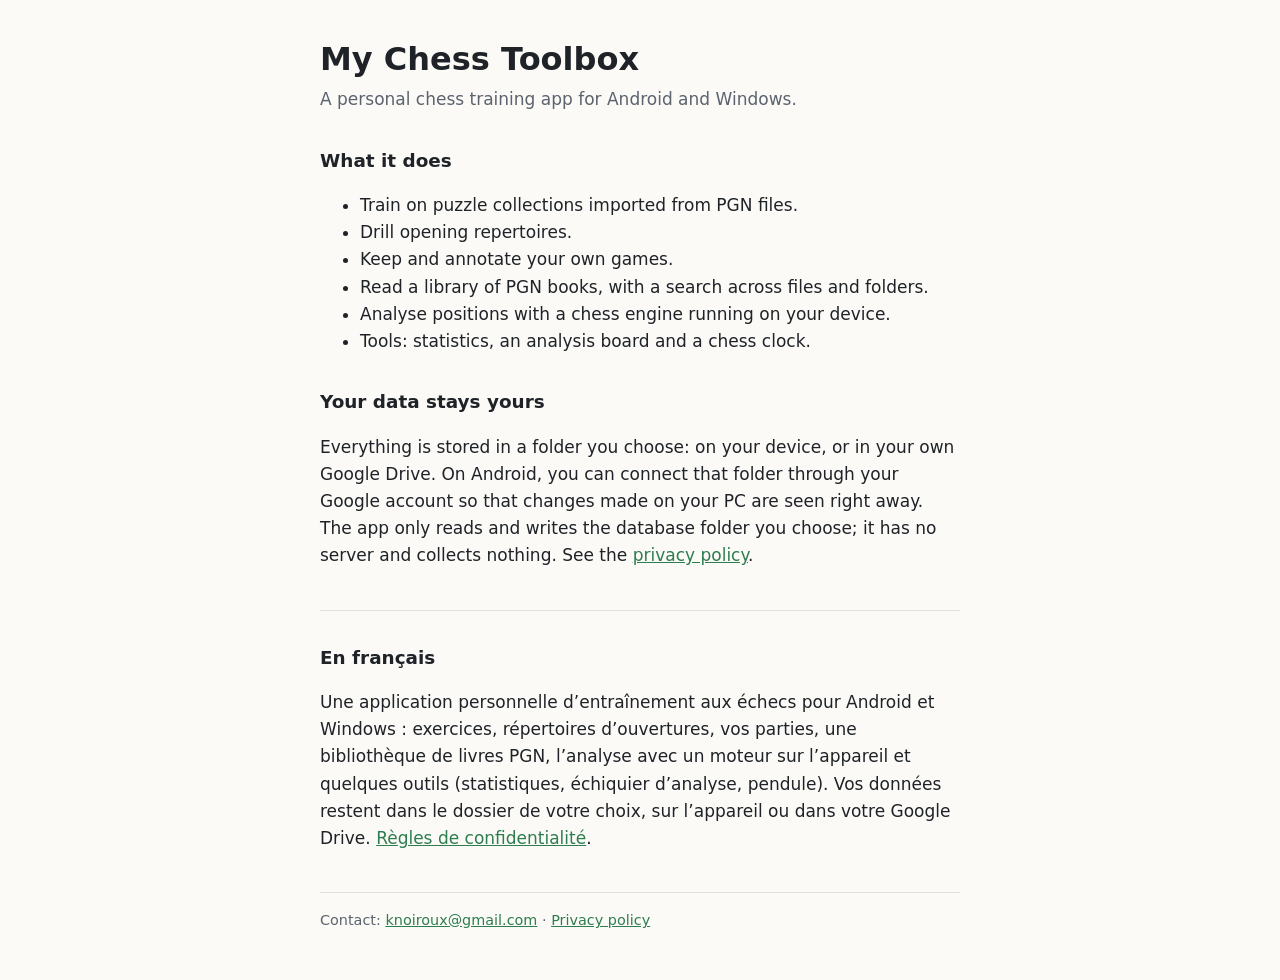
<file: index.html>
<!doctype html>
<html lang="en">
<head>
<meta charset="utf-8">
<meta name="viewport" content="width=device-width, initial-scale=1">
<title>My Chess Toolbox</title>
<link rel="stylesheet" href="style.css">
</head>
<body>
<main>
  <h1>My Chess Toolbox</h1>
  <p class="lead">A personal chess training app for Android and Windows.</p>

  <h2>What it does</h2>
  <ul>
    <li>Train on puzzle collections imported from PGN files.</li>
    <li>Drill opening repertoires.</li>
    <li>Keep and annotate your own games.</li>
    <li>Read a library of PGN books, with a search across files and folders.</li>
    <li>Analyse positions with a chess engine running on your device.</li>
    <li>Tools: statistics, an analysis board and a chess clock.</li>
  </ul>

  <h2>Your data stays yours</h2>
  <p>Everything is stored in a folder you choose: on your device, or in your own Google Drive.
     On Android, you can connect that folder through your Google account so that changes made on your PC
     are seen right away. The app only reads and writes the database folder you choose; it has no server
     and collects nothing. See the <a href="privacy.html">privacy policy</a>.</p>

  <section lang="fr">
    <h2>En français</h2>
    <p>Une application personnelle d’entraînement aux échecs pour Android et Windows : exercices, répertoires
       d’ouvertures, vos parties, une bibliothèque de livres PGN, l’analyse avec un moteur sur l’appareil et
       quelques outils (statistiques, échiquier d’analyse, pendule). Vos données restent dans le dossier de
       votre choix, sur l’appareil ou dans votre Google Drive. <a href="privacy.html#fr">Règles de confidentialité</a>.</p>
  </section>

  <footer>Contact: <a href="mailto:knoiroux@gmail.com">knoiroux@gmail.com</a> · <a href="privacy.html">Privacy policy</a></footer>
</main>
</body>
</html>
</file>
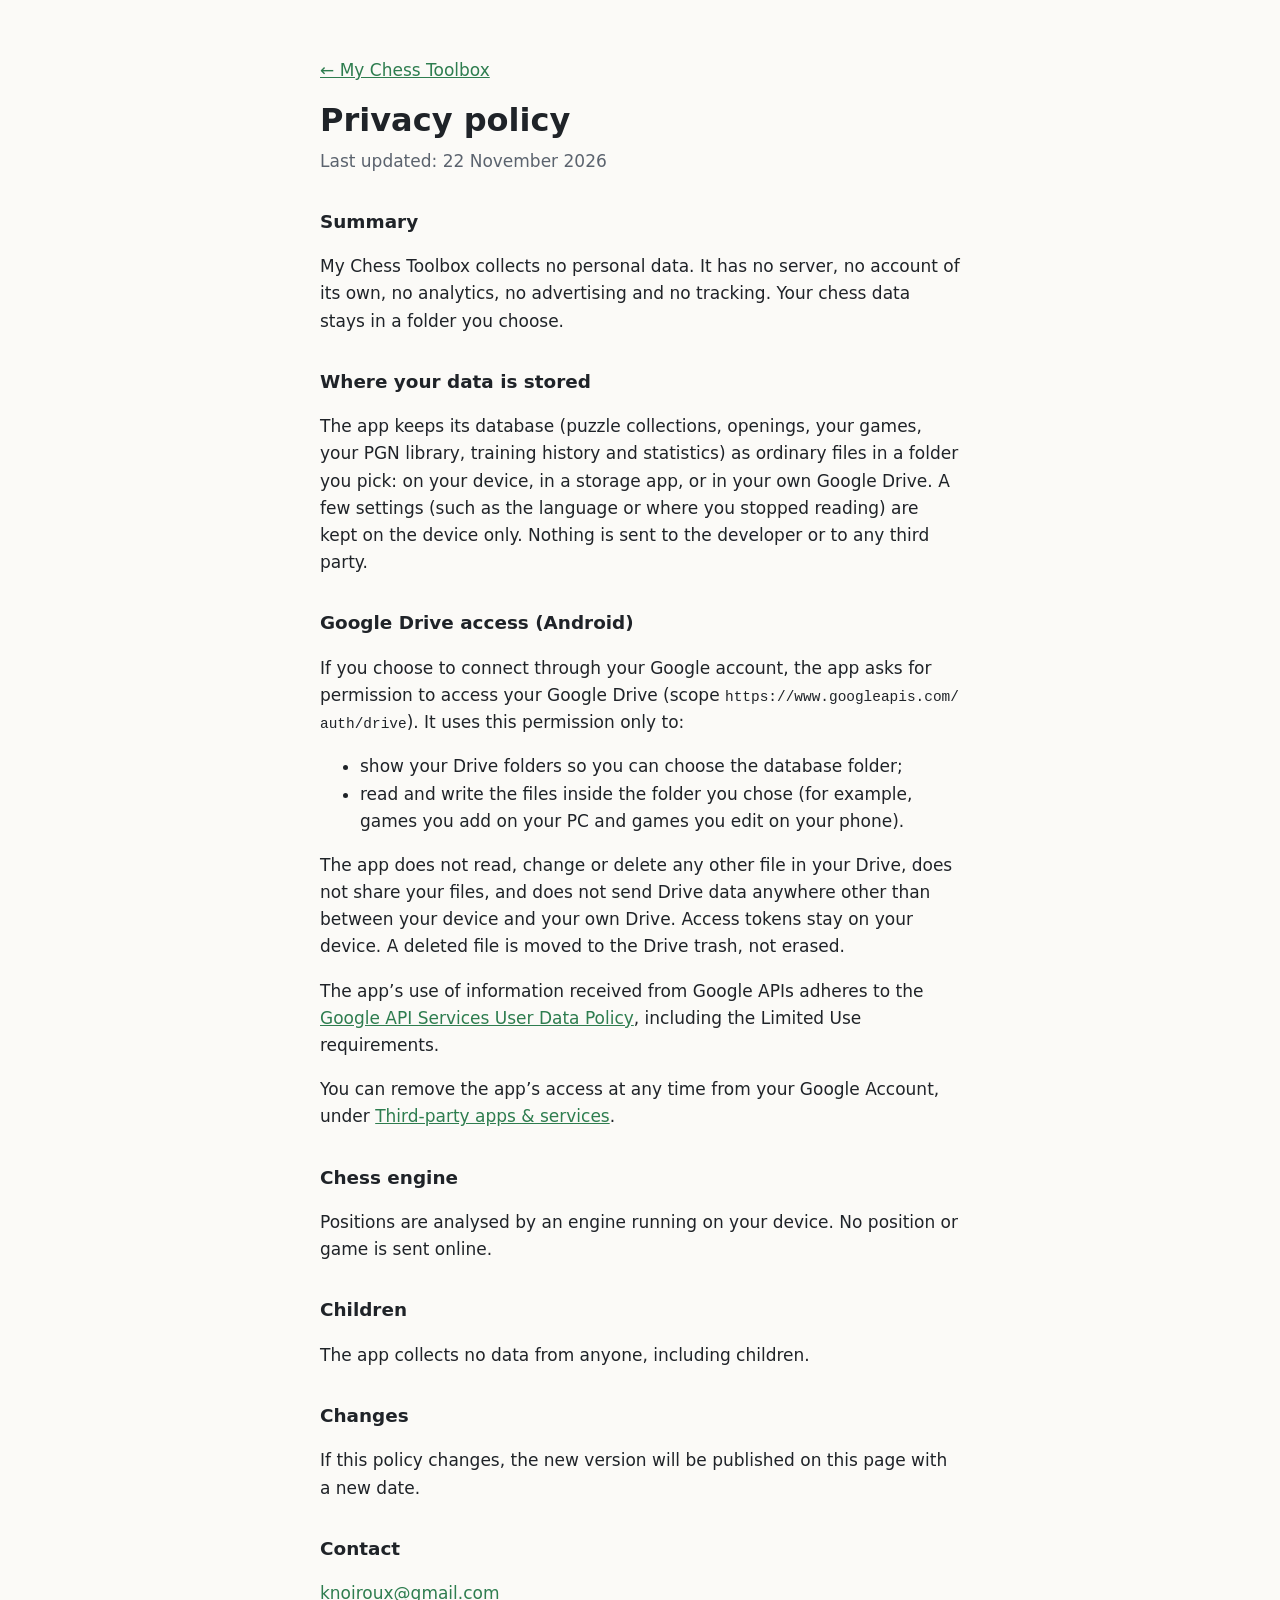
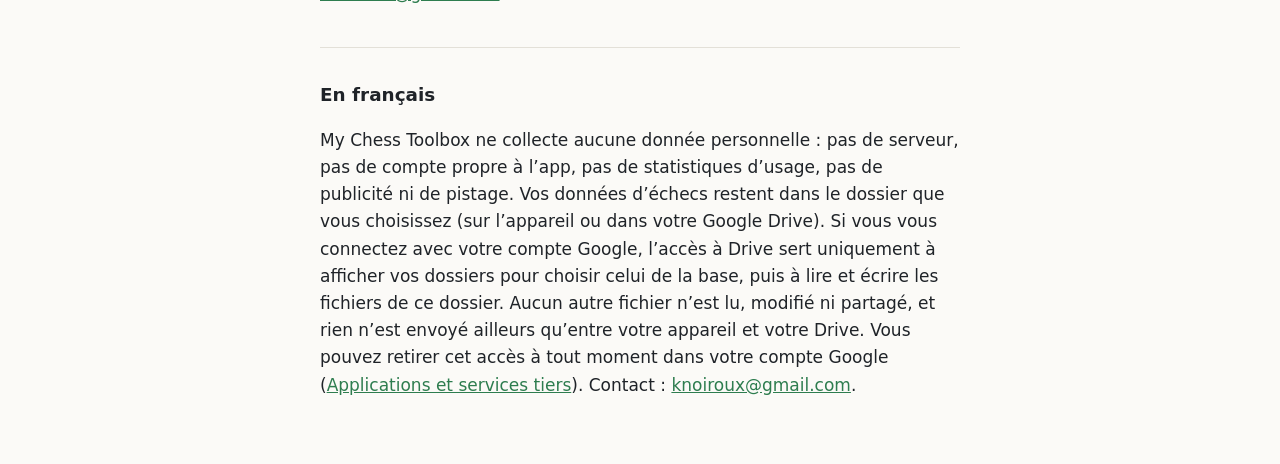
<file: privacy.html>
<!doctype html>
<html lang="en">
<head>
<meta charset="utf-8">
<meta name="viewport" content="width=device-width, initial-scale=1">
<title>Privacy Policy – My Chess Toolbox</title>
<link rel="stylesheet" href="style.css">
</head>
<body>
<main>
  <p><a href="./">← My Chess Toolbox</a></p>
  <h1>Privacy policy</h1>
  <p class="lead">Last updated: 22 November 2026</p>

  <h2>Summary</h2>
  <p>My Chess Toolbox collects no personal data. It has no server, no account of its own, no analytics,
     no advertising and no tracking. Your chess data stays in a folder you choose.</p>

  <h2>Where your data is stored</h2>
  <p>The app keeps its database (puzzle collections, openings, your games, your PGN library, training
     history and statistics) as ordinary files in a folder you pick: on your device, in a storage app, or in
     your own Google Drive. A few settings (such as the language or where you stopped reading) are kept on
     the device only. Nothing is sent to the developer or to any third party.</p>

  <h2>Google Drive access (Android)</h2>
  <p>If you choose to connect through your Google account, the app asks for permission to access your Google
     Drive (scope <code>https://www.googleapis.com/auth/drive</code>). It uses this permission only to:</p>
  <ul>
    <li>show your Drive folders so you can choose the database folder;</li>
    <li>read and write the files inside the folder you chose (for example, games you add on your PC
        and games you edit on your phone).</li>
  </ul>
  <p>The app does not read, change or delete any other file in your Drive, does not share your files, and
     does not send Drive data anywhere other than between your device and your own Drive. Access tokens stay
     on your device. A deleted file is moved to the Drive trash, not erased.</p>
  <p>The app’s use of information received from Google APIs adheres to the
     <a href="https://developers.google.com/terms/api-services-user-data-policy">Google API Services User Data Policy</a>,
     including the Limited Use requirements.</p>
  <p>You can remove the app’s access at any time from your Google Account, under
     <a href="https://myaccount.google.com/connections">Third-party apps &amp; services</a>.</p>

  <h2>Chess engine</h2>
  <p>Positions are analysed by an engine running on your device. No position or game is sent online.</p>

  <h2>Children</h2>
  <p>The app collects no data from anyone, including children.</p>

  <h2>Changes</h2>
  <p>If this policy changes, the new version will be published on this page with a new date.</p>

  <h2>Contact</h2>
  <p><a href="mailto:knoiroux@gmail.com">knoiroux@gmail.com</a></p>

  <section lang="fr" id="fr">
    <h2>En français</h2>
    <p>My Chess Toolbox ne collecte aucune donnée personnelle : pas de serveur, pas de compte propre à l’app,
       pas de statistiques d’usage, pas de publicité ni de pistage. Vos données d’échecs restent dans le dossier
       que vous choisissez (sur l’appareil ou dans votre Google Drive). Si vous vous connectez avec votre compte
       Google, l’accès à Drive sert uniquement à afficher vos dossiers pour choisir celui de la base, puis à lire
       et écrire les fichiers de ce dossier. Aucun autre fichier n’est lu, modifié ni partagé, et rien n’est envoyé
       ailleurs qu’entre votre appareil et votre Drive. Vous pouvez retirer cet accès à tout moment dans votre
       compte Google (<a href="https://myaccount.google.com/connections">Applications et services tiers</a>).
       Contact : <a href="mailto:knoiroux@gmail.com">knoiroux@gmail.com</a>.</p>
  </section>
</main>
</body>
</html>
</file>
<file: style.css>
:root { --bg: #fbfaf7; --fg: #1f2328; --muted: #5b636e; --accent: #2e7d4f; --line: #e3e0d8; }
@media (prefers-color-scheme: dark) {
  :root { --bg: #16181b; --fg: #e8e6e1; --muted: #a2a8b0; --accent: #6cc28f; --line: #2c3036; }
}
* { box-sizing: border-box; }
body { margin: 0; background: var(--bg); color: var(--fg);
  font: 17px/1.6 system-ui, -apple-system, "Segoe UI", Roboto, sans-serif; }
main { max-width: 42rem; margin: 0 auto; padding: 2.5rem 16px 3rem; }
h1 { font-size: 2rem; line-height: 1.2; margin: 0 0 .5rem; }
h2 { font-size: 1.15rem; margin: 2rem 0 .5rem; }
.lead { color: var(--muted); margin-top: 0; }
a { color: var(--accent); }
code { font-size: .85em; word-break: break-all; }
section[lang="fr"] { border-top: 1px solid var(--line); margin-top: 2.5rem; }
footer { border-top: 1px solid var(--line); margin-top: 2.5rem; padding-top: 1rem; color: var(--muted); font-size: .9rem; }
</file>
